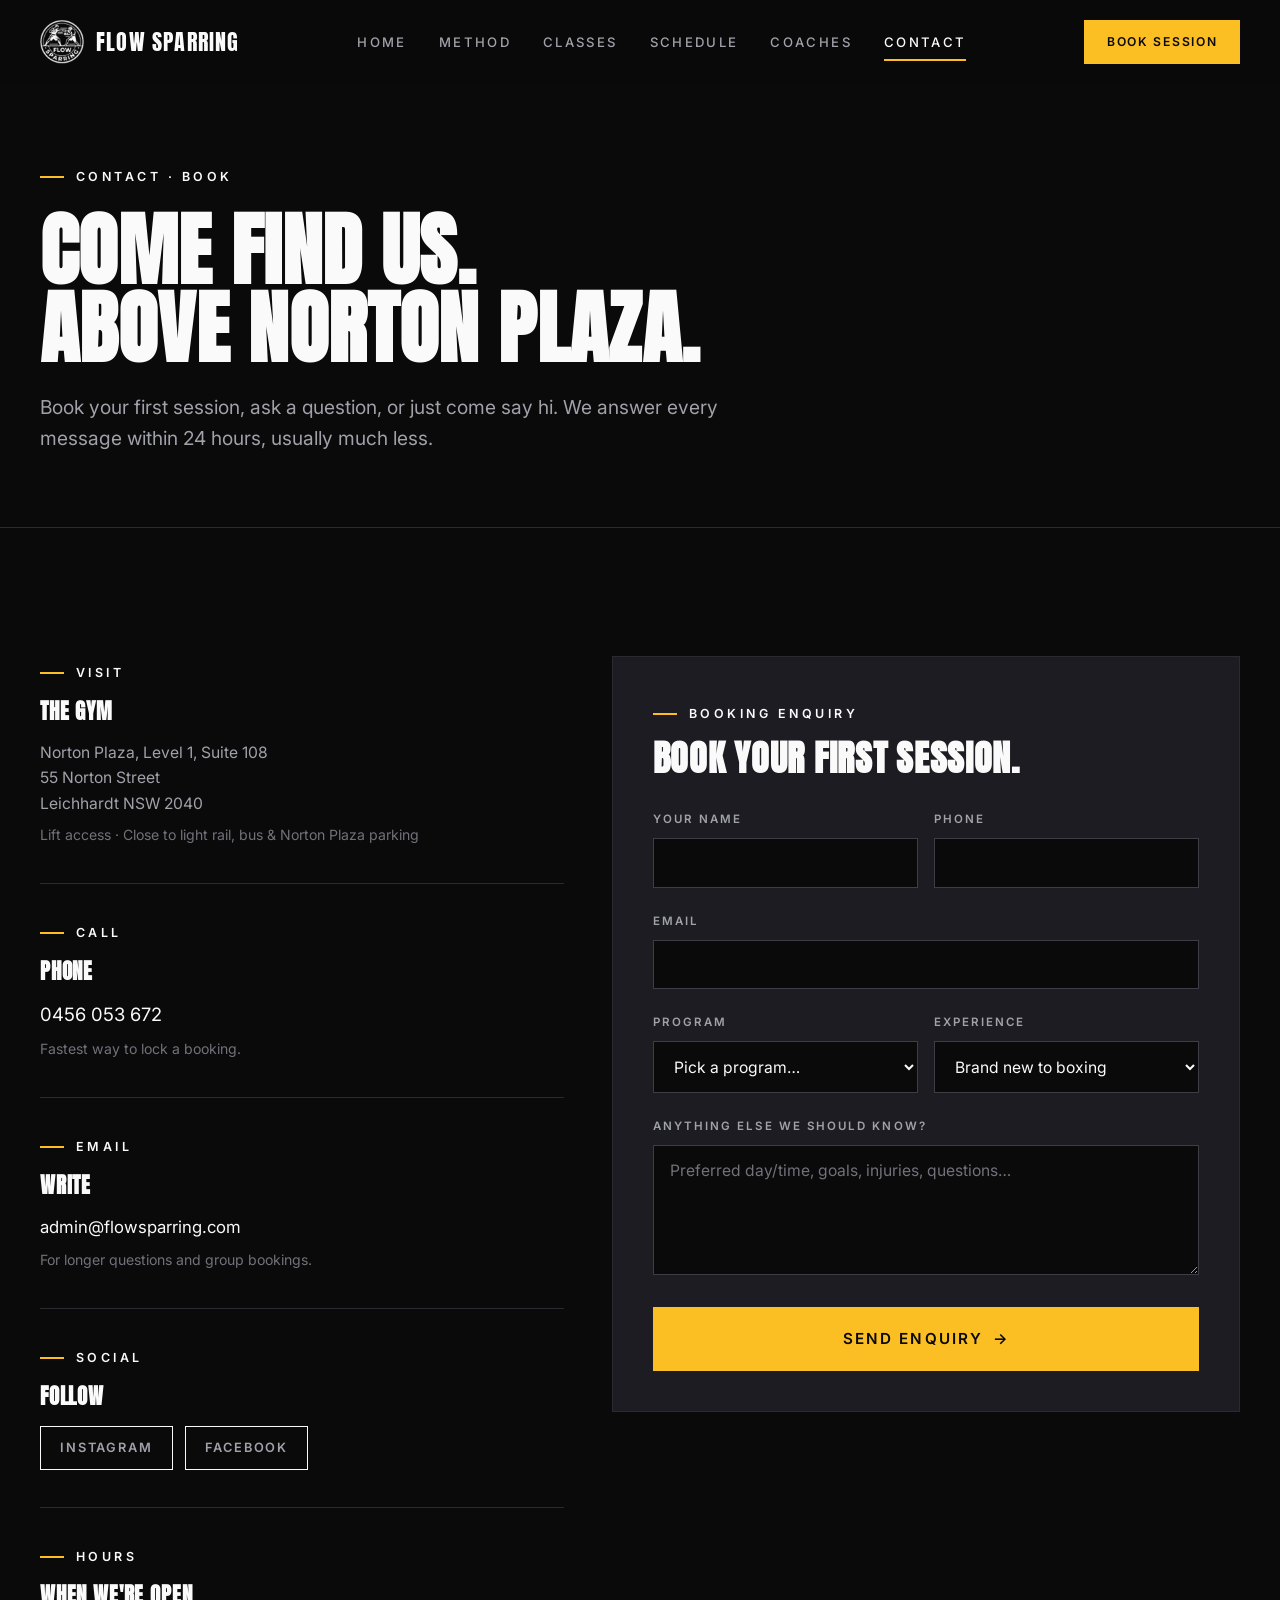
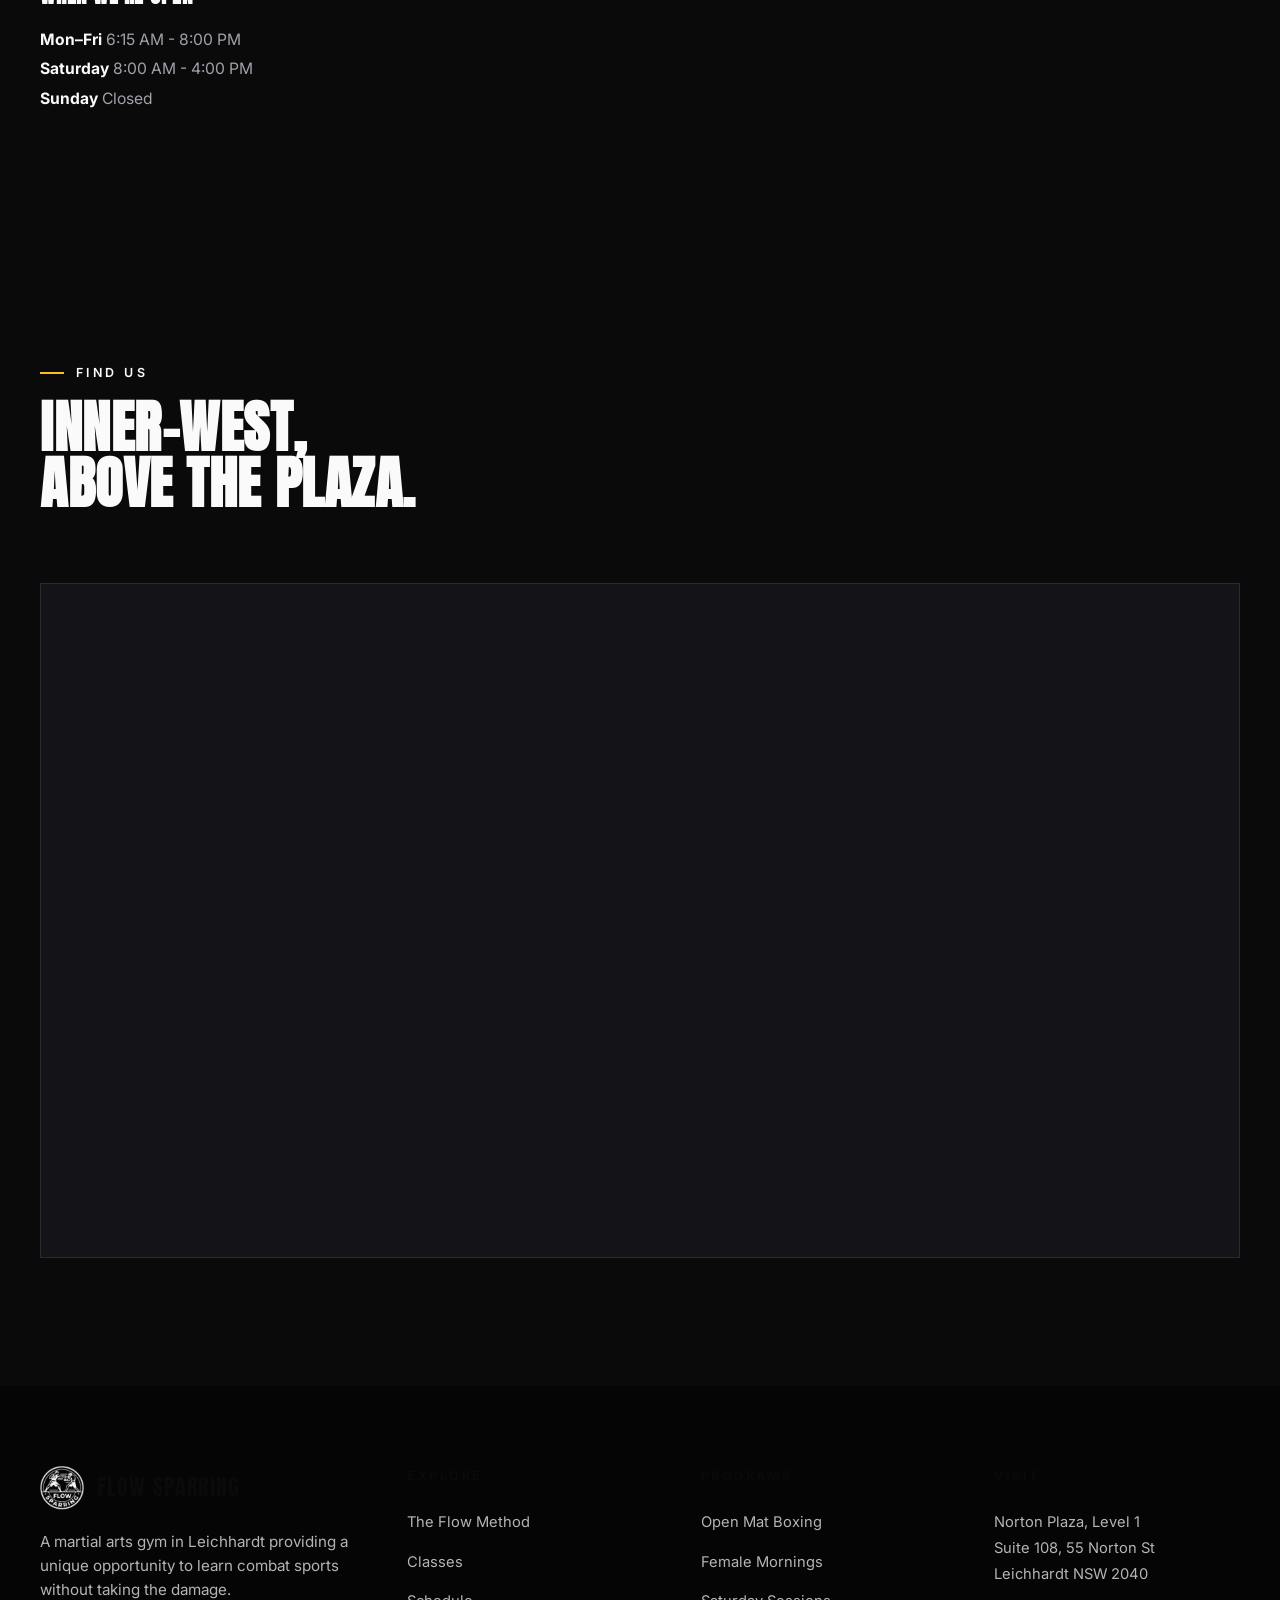
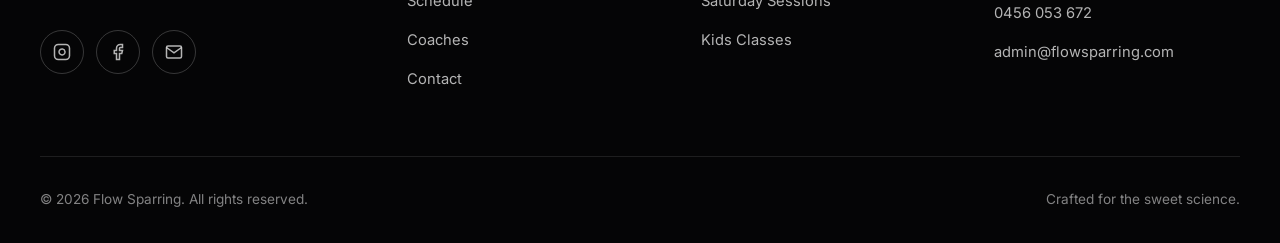
<file: contact.html>
<!DOCTYPE html>
<html lang="en">
<head>
  <meta charset="UTF-8" />
  <meta name="viewport" content="width=device-width, initial-scale=1" />
  <title>Contact & Book | Flow Sparring</title>
  <meta name="description" content="Book your first session at Flow Sparring Leichhardt. Norton Plaza, Level 1, Suite 108, 55 Norton Street." />
  <link rel="preconnect" href="https://fonts.googleapis.com">
  <link rel="preconnect" href="https://fonts.gstatic.com" crossorigin>
  <link href="https://fonts.googleapis.com/css2?family=Anton&family=Inter:wght@400;500;600;700&display=swap" rel="stylesheet">
  <link rel="stylesheet" href="css/style.css?v=5" />
</head>
<body>

  <!-- NAV -->
  <header class="nav" id="nav">
    <div class="container nav-inner">
      <a href="index.html" class="nav-brand"><img class="nav-brand-mark" src="assets/logo.png" alt="" /><span>Flow Sparring</span></a>
      <nav class="nav-links" aria-label="Primary">
        <a href="index.html">Home</a>
        <a href="about.html">Method</a>
        <a href="classes.html">Classes</a>
        <a href="schedule.html">Schedule</a>
        <a href="coaches.html">Coaches</a>
        <a href="contact.html" class="active">Contact</a>
      </nav>
      <div class="nav-cta-wrap"><a href="#booking" class="btn btn-primary nav-cta">Book Session</a></div>
      <button class="nav-toggle" aria-label="Toggle menu" aria-expanded="false"><span></span><span></span><span></span></button>
    </div>
  </header>

  <!-- HEADER -->
  <section class="page-header">
    <div class="container">
      <span class="eyebrow">Contact · Book</span>
      <h1 class="display-xl">Come find us.<br/>Above Norton Plaza.</h1>
      <p class="lead">
        Book your first session, ask a question, or just come say hi. We answer every message
        within 24 hours, usually much less.
      </p>
    </div>
  </section>

  <!-- CONTACT GRID -->
  <section class="section" id="booking">
    <div class="container">
      <div class="contact-grid">

        <!-- INFO -->
        <div class="contact-info reveal">

          <div class="contact-info-block">
            <span class="eyebrow">Visit</span>
            <h3 style="margin-top: 0.75rem;">The Gym</h3>
            <p>
              Norton Plaza, Level 1, Suite 108<br/>
              55 Norton Street<br/>
              Leichhardt NSW 2040
            </p>
            <p style="color: var(--fg-subtle); font-size: 0.88rem; margin-top: 0.5rem;">Lift access · Close to light rail, bus & Norton Plaza parking</p>
          </div>

          <div class="contact-info-block">
            <span class="eyebrow">Call</span>
            <h3 style="margin-top: 0.75rem;">Phone</h3>
            <a href="tel:+61456053672" style="font-size: 1.15rem; color: var(--fg);">0456 053 672</a>
            <p style="color: var(--fg-subtle); font-size: 0.88rem; margin-top: 0.5rem;">Fastest way to lock a booking.</p>
          </div>

          <div class="contact-info-block">
            <span class="eyebrow">Email</span>
            <h3 style="margin-top: 0.75rem;">Write</h3>
            <a href="mailto:admin@flowsparring.com" style="font-size: 1.05rem; color: var(--fg);">admin@flowsparring.com</a>
            <p style="color: var(--fg-subtle); font-size: 0.88rem; margin-top: 0.5rem;">For longer questions and group bookings.</p>
          </div>

          <div class="contact-info-block">
            <span class="eyebrow">Social</span>
            <h3 style="margin-top: 0.75rem;">Follow</h3>
            <div style="display: flex; gap: 0.75rem; margin-top: 0.75rem;">
              <a href="https://instagram.com/flowsparring" class="btn btn-ghost" style="padding: 0.7rem 1.2rem; font-size: 0.8rem;" target="_blank" rel="noopener">Instagram</a>
              <a href="https://www.facebook.com/flowsparring" class="btn btn-ghost" style="padding: 0.7rem 1.2rem; font-size: 0.8rem;" target="_blank" rel="noopener">Facebook</a>
            </div>
          </div>

          <div class="contact-info-block">
            <span class="eyebrow">Hours</span>
            <h3 style="margin-top: 0.75rem;">When We're Open</h3>
            <p style="line-height: 1.9;">
              <strong style="color: var(--fg);">Mon–Fri</strong> 6:15 AM - 8:00 PM<br/>
              <strong style="color: var(--fg);">Saturday</strong> 8:00 AM - 4:00 PM<br/>
              <strong style="color: var(--fg);">Sunday</strong> Closed
            </p>
          </div>

        </div>

        <!-- FORM -->
        <div class="reveal">
          <form class="form contact-form" novalidate>
            <span class="eyebrow">Booking Enquiry</span>
            <h2 class="display-md" style="margin: 1rem 0 2rem;">Book your first session.</h2>

            <div class="form-row two-col">
              <div>
                <label for="name">Your Name</label>
                <input id="name" type="text" name="name" required autocomplete="name" />
              </div>
              <div>
                <label for="phone">Phone</label>
                <input id="phone" type="tel" name="phone" required autocomplete="tel" />
              </div>
            </div>

            <div class="form-row">
              <label for="email">Email</label>
              <input id="email" type="email" name="email" required autocomplete="email" />
            </div>

            <div class="form-row two-col">
              <div>
                <label for="program">Program</label>
                <select id="program" name="program" required>
                  <option value="">Pick a program…</option>
                  <option value="open-mat">Open Mat Boxing</option>
                  <option value="womens">Female Mornings</option>
                  <option value="saturday">Saturday Sessions</option>
                  <option value="kids">Kids Class</option>
                  <option value="unsure">Not sure, help me pick</option>
                </select>
              </div>
              <div>
                <label for="experience">Experience</label>
                <select id="experience" name="experience">
                  <option value="none">Brand new to boxing</option>
                  <option value="some">Some experience</option>
                  <option value="regular">Trained regularly</option>
                  <option value="competitive">Competition experience</option>
                </select>
              </div>
            </div>

            <div class="form-row">
              <label for="message">Anything else we should know?</label>
              <textarea id="message" name="message" placeholder="Preferred day/time, goals, injuries, questions…"></textarea>
            </div>

            <button type="submit" class="btn btn-primary btn-lg btn-arrow" style="width: 100%; justify-content: center;">Send Enquiry</button>
            <div class="form-success" role="status" aria-live="polite"></div>
          </form>
        </div>

      </div>
    </div>
  </section>

  <!-- MAP -->
  <section class="section-tight" style="padding-bottom: var(--section-pad);">
    <div class="container">
      <div class="section-head reveal">
        <div class="section-head-text">
          <span class="eyebrow">Find Us</span>
          <h2 class="display-lg">Inner-west,<br/>above the plaza.</h2>
        </div>
      </div>
      <div class="map-wrap reveal">
        <iframe
          src="https://www.google.com/maps?q=55+Norton+St,+Leichhardt+NSW+2040&z=13&output=embed"
          loading="lazy"
          referrerpolicy="no-referrer-when-downgrade"
          title="Flow Sparring location map"
          allowfullscreen></iframe>
      </div>
    </div>
  </section>

  <!-- FOOTER -->
  <footer class="footer">
    <div class="container">
      <div class="footer-grid">
        <div>
          <div class="footer-brand"><img class="nav-brand-mark" src="assets/logo.png" alt="" /><span>Flow Sparring</span></div>
          <p class="footer-tagline">A martial arts gym in Leichhardt providing a unique opportunity to learn combat sports without taking the damage.</p>
          <div class="footer-social">
            <a href="https://instagram.com/flowsparring" aria-label="Instagram" target="_blank" rel="noopener"><svg width="18" height="18" viewBox="0 0 24 24" fill="none" stroke="currentColor" stroke-width="2"><rect x="2" y="2" width="20" height="20" rx="5"/><path d="M16 11.37A4 4 0 1 1 12.63 8 4 4 0 0 1 16 11.37z"/><line x1="17.5" y1="6.5" x2="17.51" y2="6.5"/></svg></a>
            <a href="https://www.facebook.com/flowsparring" aria-label="Facebook" target="_blank" rel="noopener"><svg width="18" height="18" viewBox="0 0 24 24" fill="none" stroke="currentColor" stroke-width="2"><path d="M18 2h-3a5 5 0 0 0-5 5v3H7v4h3v8h4v-8h3l1-4h-4V7a1 1 0 0 1 1-1h3z"/></svg></a>
            <a href="mailto:admin@flowsparring.com" aria-label="Email"><svg width="18" height="18" viewBox="0 0 24 24" fill="none" stroke="currentColor" stroke-width="2"><path d="M4 4h16c1.1 0 2 .9 2 2v12c0 1.1-.9 2-2 2H4c-1.1 0-2-.9-2-2V6c0-1.1.9-2 2-2z"/><polyline points="22,6 12,13 2,6"/></svg></a>
          </div>
        </div>
        <div><h4>Explore</h4><ul><li><a href="about.html">The Flow Method</a></li><li><a href="classes.html">Classes</a></li><li><a href="schedule.html">Schedule</a></li><li><a href="coaches.html">Coaches</a></li><li><a href="contact.html">Contact</a></li></ul></div>
        <div><h4>Programs</h4><ul><li><a href="classes.html#open-mat">Open Mat Boxing</a></li><li><a href="classes.html#womens">Female Mornings</a></li><li><a href="classes.html#saturday">Saturday Sessions</a></li><li><a href="classes.html#kids">Kids Classes</a></li></ul></div>
        <div><h4>Visit</h4><ul><li><a href="contact.html">Norton Plaza, Level 1<br/>Suite 108, 55 Norton St<br/>Leichhardt NSW 2040</a></li><li><a href="tel:+61456053672">0456 053 672</a></li><li><a href="mailto:admin@flowsparring.com">admin@flowsparring.com</a></li></ul></div>
      </div>
      <div class="footer-bottom"><div>© <span data-year>2026</span> Flow Sparring. All rights reserved.</div><div>Crafted for the sweet science.</div></div>
    </div>
  </footer>
  <script src="js/main.js"></script>
</body>
</html>
</file>
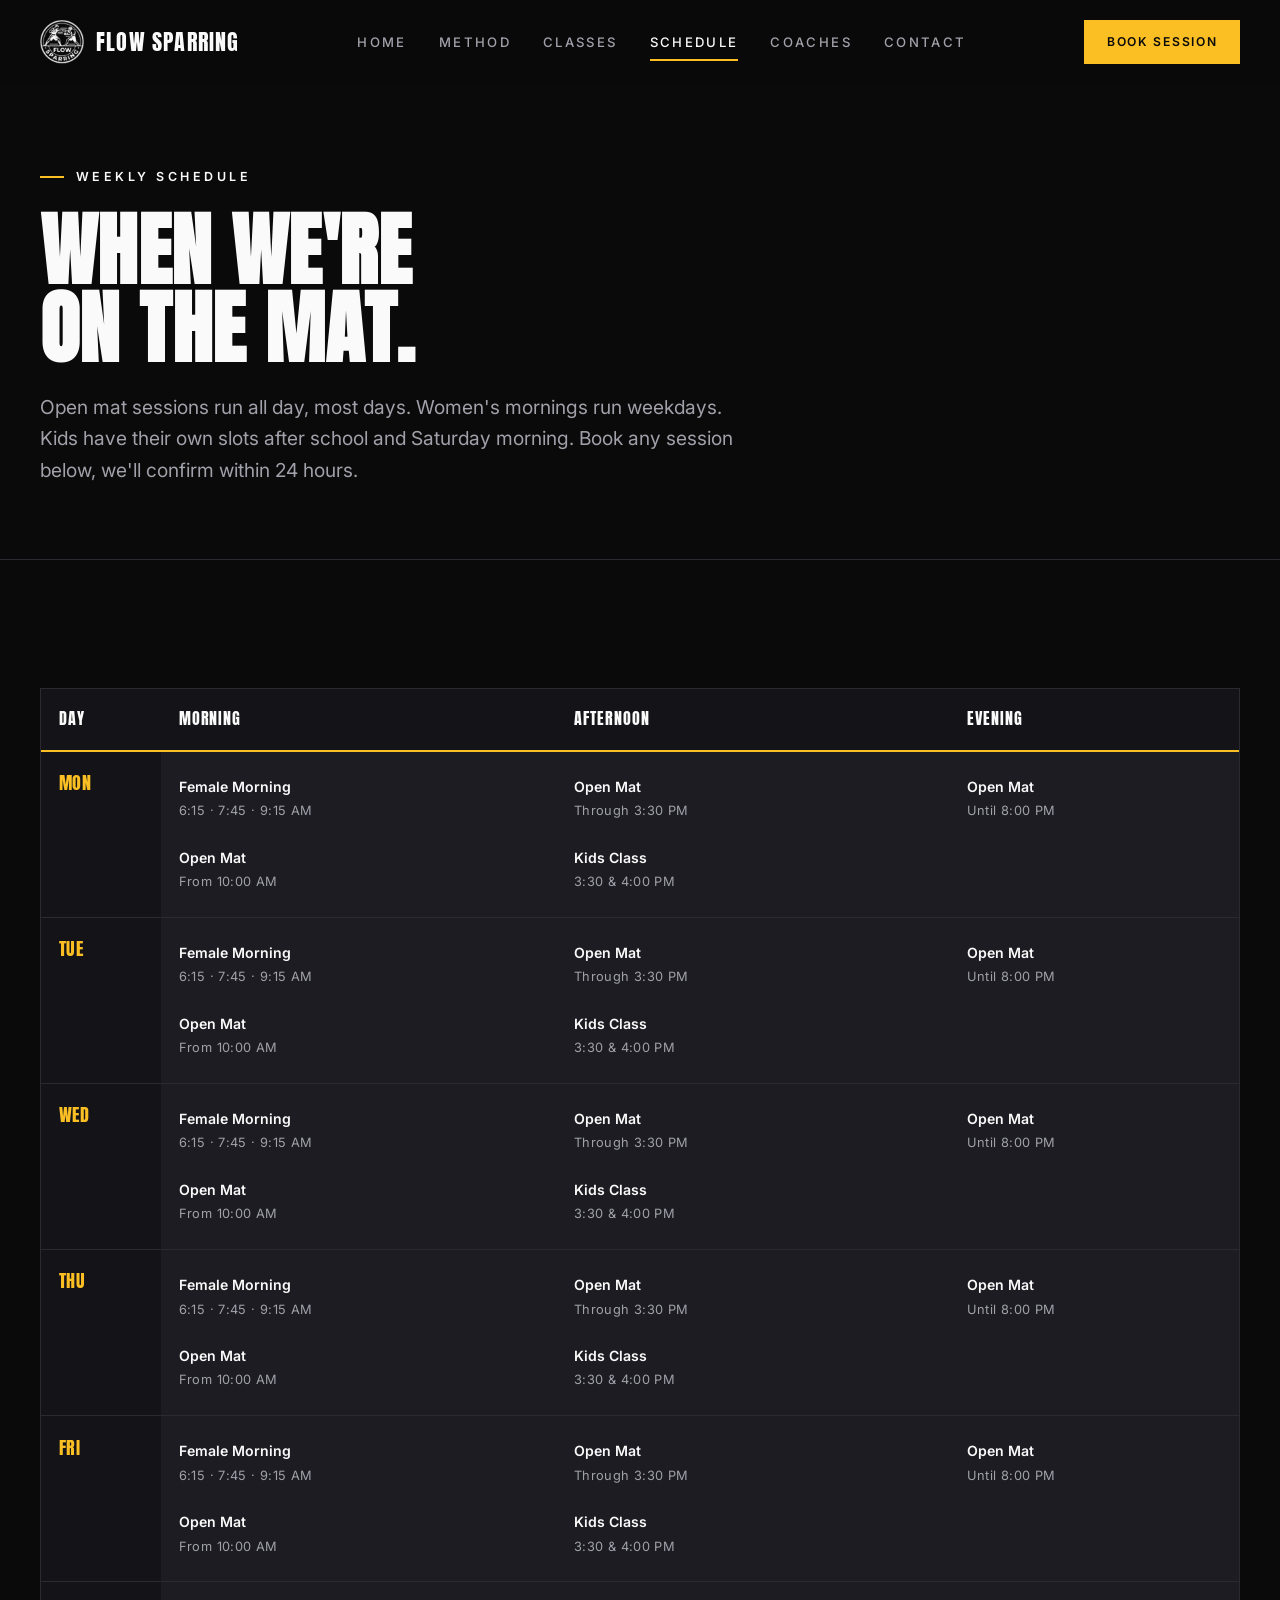
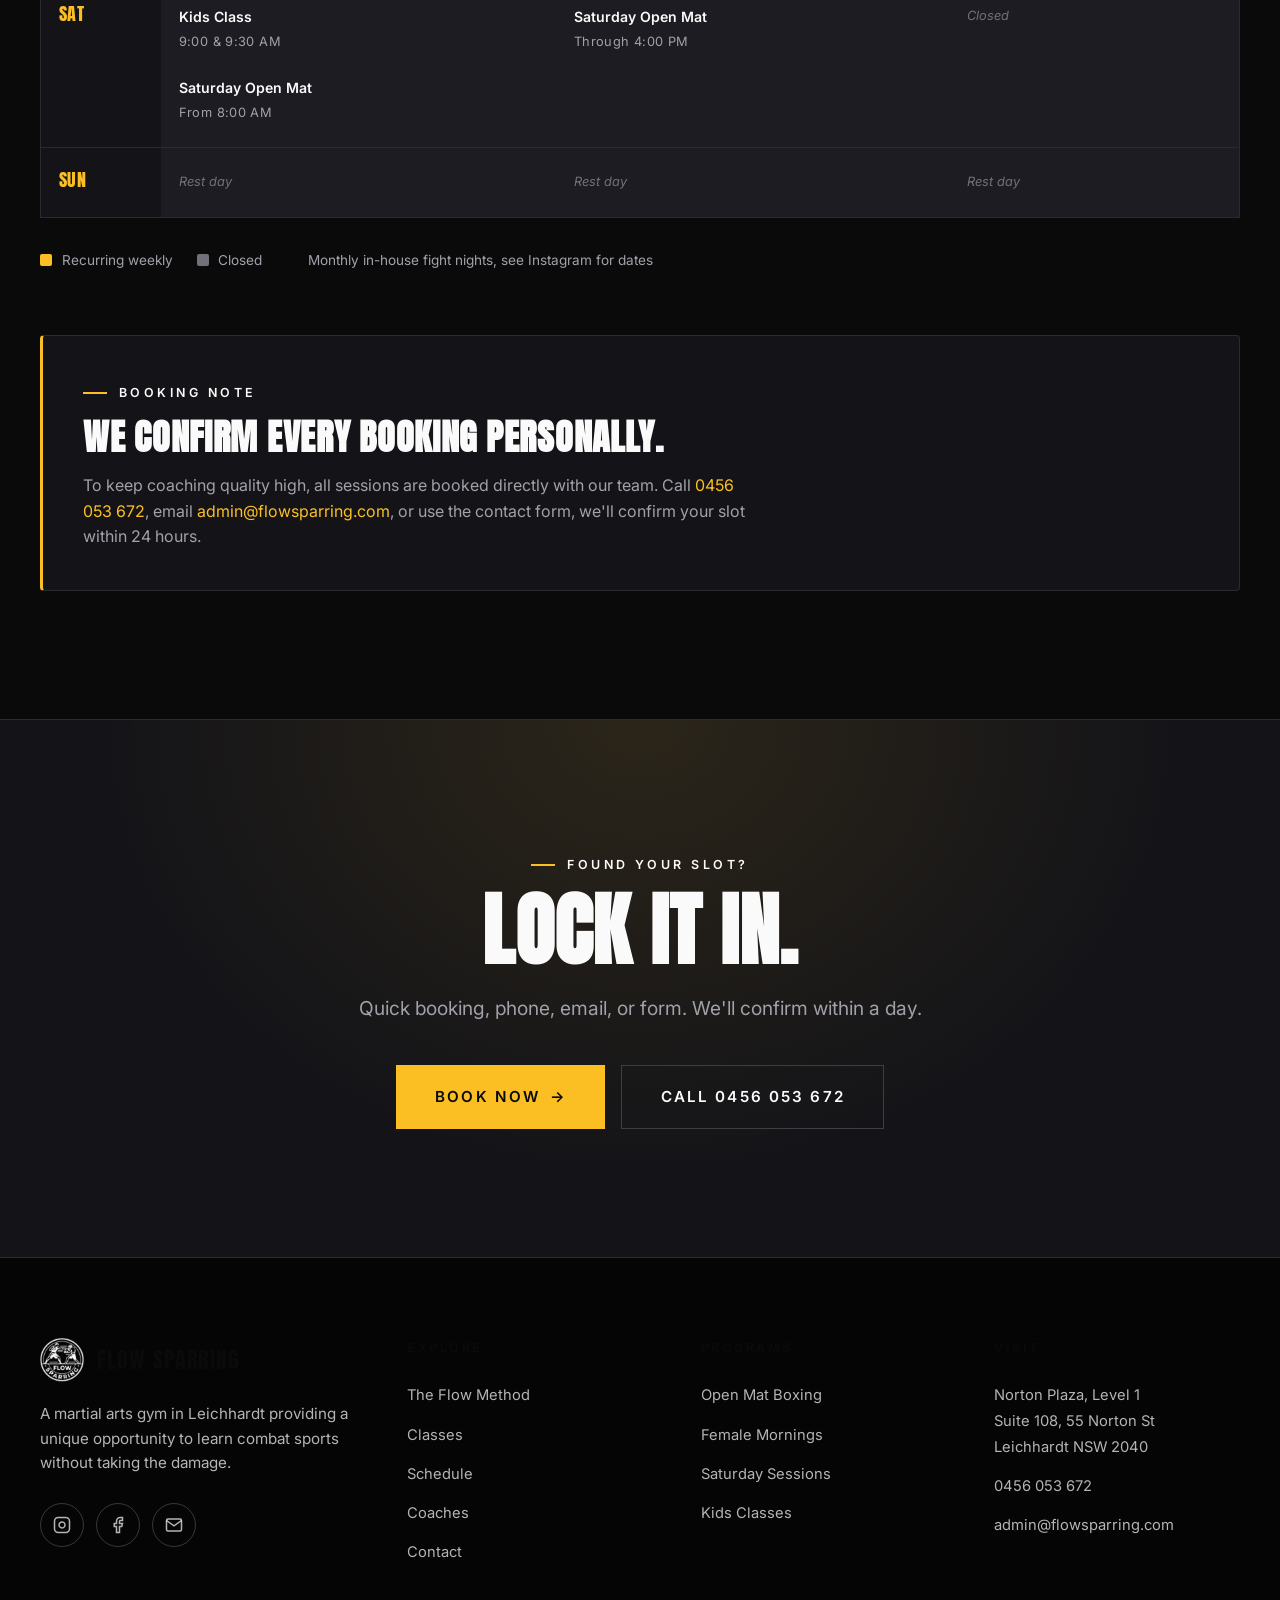
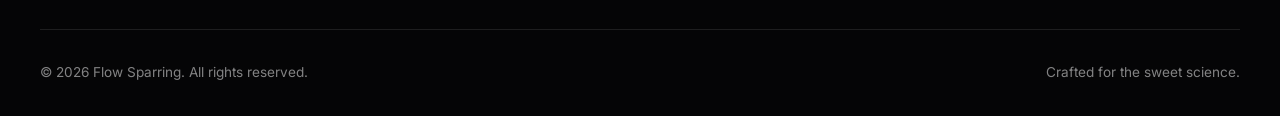
<file: schedule.html>
<!DOCTYPE html>
<html lang="en">
<head>
  <meta charset="UTF-8" />
  <meta name="viewport" content="width=device-width, initial-scale=1" />
  <title>Schedule | Flow Sparring</title>
  <meta name="description" content="Weekly class schedule for Flow Sparring Leichhardt, open mat, women-only, Saturday, and kids classes." />
  <link rel="preconnect" href="https://fonts.googleapis.com">
  <link rel="preconnect" href="https://fonts.gstatic.com" crossorigin>
  <link href="https://fonts.googleapis.com/css2?family=Anton&family=Inter:wght@400;500;600;700&display=swap" rel="stylesheet">
  <link rel="stylesheet" href="css/style.css?v=5" />
</head>
<body>

  <!-- NAV -->
  <header class="nav" id="nav">
    <div class="container nav-inner">
      <a href="index.html" class="nav-brand"><img class="nav-brand-mark" src="assets/logo.png" alt="" /><span>Flow Sparring</span></a>
      <nav class="nav-links" aria-label="Primary">
        <a href="index.html">Home</a>
        <a href="about.html">Method</a>
        <a href="classes.html">Classes</a>
        <a href="schedule.html" class="active">Schedule</a>
        <a href="coaches.html">Coaches</a>
        <a href="contact.html">Contact</a>
      </nav>
      <div class="nav-cta-wrap"><a href="contact.html" class="btn btn-primary nav-cta">Book Session</a></div>
      <button class="nav-toggle" aria-label="Toggle menu" aria-expanded="false"><span></span><span></span><span></span></button>
    </div>
  </header>

  <!-- HEADER -->
  <section class="page-header">
    <div class="container">
      <span class="eyebrow">Weekly Schedule</span>
      <h1 class="display-xl">When we're<br/>on the mat.</h1>
      <p class="lead">
        Open mat sessions run all day, most days. Women's mornings run weekdays. Kids have their own slots
        after school and Saturday morning. Book any session below, we'll confirm within 24 hours.
      </p>
    </div>
  </section>

  <!-- SCHEDULE -->
  <section class="section">
    <div class="container">
      <div class="reveal">
        <div class="schedule-table-wrap">
          <table class="schedule-table">
            <thead>
              <tr>
                <th>Day</th>
                <th>Morning</th>
                <th>Afternoon</th>
                <th>Evening</th>
              </tr>
            </thead>
            <tbody>
              <tr>
                <td>Mon</td>
                <td>
                  <div class="schedule-session"><span class="schedule-session-name">Female Morning</span><span class="schedule-session-time">6:15 · 7:45 · 9:15 AM</span></div>
                  <div class="schedule-session" style="margin-top:0.75rem;"><span class="schedule-session-name">Open Mat</span><span class="schedule-session-time">From 10:00 AM</span></div>
                </td>
                <td>
                  <div class="schedule-session"><span class="schedule-session-name">Open Mat</span><span class="schedule-session-time">Through 3:30 PM</span></div>
                  <div class="schedule-session" style="margin-top:0.75rem;"><span class="schedule-session-name">Kids Class</span><span class="schedule-session-time">3:30 & 4:00 PM</span></div>
                </td>
                <td>
                  <div class="schedule-session"><span class="schedule-session-name">Open Mat</span><span class="schedule-session-time">Until 8:00 PM</span></div>
                </td>
              </tr>
              <tr>
                <td>Tue</td>
                <td>
                  <div class="schedule-session"><span class="schedule-session-name">Female Morning</span><span class="schedule-session-time">6:15 · 7:45 · 9:15 AM</span></div>
                  <div class="schedule-session" style="margin-top:0.75rem;"><span class="schedule-session-name">Open Mat</span><span class="schedule-session-time">From 10:00 AM</span></div>
                </td>
                <td>
                  <div class="schedule-session"><span class="schedule-session-name">Open Mat</span><span class="schedule-session-time">Through 3:30 PM</span></div>
                  <div class="schedule-session" style="margin-top:0.75rem;"><span class="schedule-session-name">Kids Class</span><span class="schedule-session-time">3:30 & 4:00 PM</span></div>
                </td>
                <td>
                  <div class="schedule-session"><span class="schedule-session-name">Open Mat</span><span class="schedule-session-time">Until 8:00 PM</span></div>
                </td>
              </tr>
              <tr>
                <td>Wed</td>
                <td>
                  <div class="schedule-session"><span class="schedule-session-name">Female Morning</span><span class="schedule-session-time">6:15 · 7:45 · 9:15 AM</span></div>
                  <div class="schedule-session" style="margin-top:0.75rem;"><span class="schedule-session-name">Open Mat</span><span class="schedule-session-time">From 10:00 AM</span></div>
                </td>
                <td>
                  <div class="schedule-session"><span class="schedule-session-name">Open Mat</span><span class="schedule-session-time">Through 3:30 PM</span></div>
                  <div class="schedule-session" style="margin-top:0.75rem;"><span class="schedule-session-name">Kids Class</span><span class="schedule-session-time">3:30 & 4:00 PM</span></div>
                </td>
                <td>
                  <div class="schedule-session"><span class="schedule-session-name">Open Mat</span><span class="schedule-session-time">Until 8:00 PM</span></div>
                </td>
              </tr>
              <tr>
                <td>Thu</td>
                <td>
                  <div class="schedule-session"><span class="schedule-session-name">Female Morning</span><span class="schedule-session-time">6:15 · 7:45 · 9:15 AM</span></div>
                  <div class="schedule-session" style="margin-top:0.75rem;"><span class="schedule-session-name">Open Mat</span><span class="schedule-session-time">From 10:00 AM</span></div>
                </td>
                <td>
                  <div class="schedule-session"><span class="schedule-session-name">Open Mat</span><span class="schedule-session-time">Through 3:30 PM</span></div>
                  <div class="schedule-session" style="margin-top:0.75rem;"><span class="schedule-session-name">Kids Class</span><span class="schedule-session-time">3:30 & 4:00 PM</span></div>
                </td>
                <td>
                  <div class="schedule-session"><span class="schedule-session-name">Open Mat</span><span class="schedule-session-time">Until 8:00 PM</span></div>
                </td>
              </tr>
              <tr>
                <td>Fri</td>
                <td>
                  <div class="schedule-session"><span class="schedule-session-name">Female Morning</span><span class="schedule-session-time">6:15 · 7:45 · 9:15 AM</span></div>
                  <div class="schedule-session" style="margin-top:0.75rem;"><span class="schedule-session-name">Open Mat</span><span class="schedule-session-time">From 10:00 AM</span></div>
                </td>
                <td>
                  <div class="schedule-session"><span class="schedule-session-name">Open Mat</span><span class="schedule-session-time">Through 3:30 PM</span></div>
                  <div class="schedule-session" style="margin-top:0.75rem;"><span class="schedule-session-name">Kids Class</span><span class="schedule-session-time">3:30 & 4:00 PM</span></div>
                </td>
                <td>
                  <div class="schedule-session"><span class="schedule-session-name">Open Mat</span><span class="schedule-session-time">Until 8:00 PM</span></div>
                </td>
              </tr>
              <tr>
                <td>Sat</td>
                <td>
                  <div class="schedule-session"><span class="schedule-session-name">Kids Class</span><span class="schedule-session-time">9:00 & 9:30 AM</span></div>
                  <div class="schedule-session" style="margin-top:0.75rem;"><span class="schedule-session-name">Saturday Open Mat</span><span class="schedule-session-time">From 8:00 AM</span></div>
                </td>
                <td>
                  <div class="schedule-session"><span class="schedule-session-name">Saturday Open Mat</span><span class="schedule-session-time">Through 4:00 PM</span></div>
                </td>
                <td>
                  <div class="schedule-session empty">Closed</div>
                </td>
              </tr>
              <tr>
                <td>Sun</td>
                <td><div class="schedule-session empty">Rest day</div></td>
                <td><div class="schedule-session empty">Rest day</div></td>
                <td><div class="schedule-session empty">Rest day</div></td>
              </tr>
            </tbody>
          </table>
        </div>

        <div class="schedule-legend">
          <span class="schedule-legend-item"><span class="schedule-legend-dot" style="background: var(--accent);"></span>Recurring weekly</span>
          <span class="schedule-legend-item"><span class="schedule-legend-dot" style="background: var(--fg-subtle);"></span>Closed</span>
          <span class="schedule-legend-item"><span class="schedule-legend-dot" style="background: var(--gold);"></span>Monthly in-house fight nights, see Instagram for dates</span>
        </div>
      </div>

      <!-- Booking note -->
      <div class="reveal" style="margin-top: 4rem; padding: 2.5rem; background: var(--bg-surface); border: 1px solid var(--border); border-left: 3px solid var(--accent); border-radius: 4px;">
        <span class="eyebrow">Booking Note</span>
        <h3 class="display-md" style="margin-top: 1rem; margin-bottom: 1rem;">We confirm every booking personally.</h3>
        <p style="color: var(--fg-muted); max-width: 68ch;">
          To keep coaching quality high, all sessions are booked directly with our team. Call
          <a href="tel:+61456053672" style="color: var(--accent);">0456 053 672</a>, email
          <a href="mailto:admin@flowsparring.com" style="color: var(--accent);">admin@flowsparring.com</a>,
          or use the contact form, we'll confirm your slot within 24 hours.
        </p>
      </div>
    </div>
  </section>

  <!-- CTA -->
  <section class="cta-band">
    <div class="container">
      <span class="eyebrow reveal">Found Your Slot?</span>
      <h2 class="display-xl reveal" style="margin-top: 1rem;">Lock it in.</h2>
      <p class="lead reveal">Quick booking, phone, email, or form. We'll confirm within a day.</p>
      <div class="cta-band-actions reveal">
        <a href="contact.html" class="btn btn-primary btn-lg btn-arrow">Book Now</a>
        <a href="tel:+61456053672" class="btn btn-ghost btn-lg">Call 0456 053 672</a>
      </div>
    </div>
  </section>

  <!-- FOOTER -->
  <footer class="footer">
    <div class="container">
      <div class="footer-grid">
        <div>
          <div class="footer-brand"><img class="nav-brand-mark" src="assets/logo.png" alt="" /><span>Flow Sparring</span></div>
          <p class="footer-tagline">A martial arts gym in Leichhardt providing a unique opportunity to learn combat sports without taking the damage.</p>
          <div class="footer-social">
            <a href="https://instagram.com/flowsparring" aria-label="Instagram" target="_blank" rel="noopener"><svg width="18" height="18" viewBox="0 0 24 24" fill="none" stroke="currentColor" stroke-width="2"><rect x="2" y="2" width="20" height="20" rx="5"/><path d="M16 11.37A4 4 0 1 1 12.63 8 4 4 0 0 1 16 11.37z"/><line x1="17.5" y1="6.5" x2="17.51" y2="6.5"/></svg></a>
            <a href="https://www.facebook.com/flowsparring" aria-label="Facebook" target="_blank" rel="noopener"><svg width="18" height="18" viewBox="0 0 24 24" fill="none" stroke="currentColor" stroke-width="2"><path d="M18 2h-3a5 5 0 0 0-5 5v3H7v4h3v8h4v-8h3l1-4h-4V7a1 1 0 0 1 1-1h3z"/></svg></a>
            <a href="mailto:admin@flowsparring.com" aria-label="Email"><svg width="18" height="18" viewBox="0 0 24 24" fill="none" stroke="currentColor" stroke-width="2"><path d="M4 4h16c1.1 0 2 .9 2 2v12c0 1.1-.9 2-2 2H4c-1.1 0-2-.9-2-2V6c0-1.1.9-2 2-2z"/><polyline points="22,6 12,13 2,6"/></svg></a>
          </div>
        </div>
        <div><h4>Explore</h4><ul><li><a href="about.html">The Flow Method</a></li><li><a href="classes.html">Classes</a></li><li><a href="schedule.html">Schedule</a></li><li><a href="coaches.html">Coaches</a></li><li><a href="contact.html">Contact</a></li></ul></div>
        <div><h4>Programs</h4><ul><li><a href="classes.html#open-mat">Open Mat Boxing</a></li><li><a href="classes.html#womens">Female Mornings</a></li><li><a href="classes.html#saturday">Saturday Sessions</a></li><li><a href="classes.html#kids">Kids Classes</a></li></ul></div>
        <div><h4>Visit</h4><ul><li><a href="contact.html">Norton Plaza, Level 1<br/>Suite 108, 55 Norton St<br/>Leichhardt NSW 2040</a></li><li><a href="tel:+61456053672">0456 053 672</a></li><li><a href="mailto:admin@flowsparring.com">admin@flowsparring.com</a></li></ul></div>
      </div>
      <div class="footer-bottom"><div>© <span data-year>2026</span> Flow Sparring. All rights reserved.</div><div>Crafted for the sweet science.</div></div>
    </div>
  </footer>
  <script src="js/main.js"></script>
</body>
</html>
</file>
<file: css/style.css>
/* ===========================
   Flow Sparring, Design System (Light)
   Black & white editorial. Inspired by their brand mark.
   =========================== */

*, *::before, *::after { box-sizing: border-box; }
* { margin: 0; padding: 0; }

html {
  scroll-behavior: smooth;
  -webkit-font-smoothing: antialiased;
  -moz-osx-font-smoothing: grayscale;
  text-rendering: optimizeLegibility;
}

body {
  font-family: 'Inter', -apple-system, BlinkMacSystemFont, Segoe UI, sans-serif;
  background: var(--bg);
  color: var(--fg);
  font-size: 16px;
  line-height: 1.6;
  overflow-x: hidden;
}

img, svg, video { display: block; max-width: 100%; }
a { color: inherit; text-decoration: none; }
button { font: inherit; cursor: pointer; border: none; background: none; color: inherit; }
ul { list-style: none; }

:root {
  /* Dark theme with yellow accent */
  --bg: #0a0a0b;
  --bg-surface: #141418;
  --bg-elevated: #1c1c22;
  --bg-dark: #050506;
  --bg-dark-surface: #141418;
  --border: #2a2a30;
  --border-strong: #3d3d45;
  --fg: #fafafa;
  --fg-inverse: #0a0a0b;
  --fg-muted: #a1a1aa;
  --fg-subtle: #71717a;
  --accent: #fbbf24;
  --accent-hover: #f59e0b;
  --accent-dim: rgba(251, 191, 36, 0.1);
  --accent-glow: rgba(251, 191, 36, 0.25);

  /* Typography */
  --font-display: 'Anton', 'Impact', 'Arial Narrow', sans-serif;
  --font-body: 'Inter', -apple-system, BlinkMacSystemFont, sans-serif;

  /* Layout */
  --container: 1320px;
  --container-narrow: 920px;
  --gutter: clamp(1.25rem, 4vw, 2.5rem);
  --section-pad: clamp(4rem, 10vw, 8rem);

  /* Effects */
  --ease: cubic-bezier(0.22, 1, 0.36, 1);
  --ease-smooth: cubic-bezier(0.65, 0, 0.35, 1);
  --shadow-lg: 0 30px 60px -20px rgba(10, 10, 11, 0.18), 0 0 0 1px var(--border);
}

/* ---- Typography ---- */
.display { font-family: var(--font-display); font-weight: 400; letter-spacing: 0.01em; line-height: 0.92; text-transform: uppercase; }

.display-mega {
  font-family: var(--font-display);
  font-weight: 400;
  font-size: clamp(2.5rem, 6.5vw, 5rem);
  line-height: 0.98;
  letter-spacing: -0.005em;
  text-transform: uppercase;
}

.display-xl {
  font-family: var(--font-display);
  font-size: clamp(2.5rem, 6.5vw, 5rem);
  line-height: 0.98;
  text-transform: uppercase;
  letter-spacing: 0.005em;
}

.display-lg {
  font-family: var(--font-display);
  font-size: clamp(2rem, 4.5vw, 3.5rem);
  line-height: 1;
  text-transform: uppercase;
  letter-spacing: 0.01em;
}

.display-md {
  font-family: var(--font-display);
  font-size: clamp(1.65rem, 2.8vw, 2.25rem);
  line-height: 1.05;
  text-transform: uppercase;
  letter-spacing: 0.02em;
}

.eyebrow {
  font-family: var(--font-body);
  font-size: 0.78rem;
  font-weight: 600;
  letter-spacing: 0.28em;
  text-transform: uppercase;
  color: var(--fg);
  display: inline-flex;
  align-items: center;
  gap: 0.75rem;
}
.eyebrow::before {
  content: '';
  width: 24px;
  height: 2px;
  background: var(--accent);
}

.lead {
  font-size: clamp(1.05rem, 1.5vw, 1.2rem);
  line-height: 1.65;
  color: var(--fg-muted);
  max-width: 58ch;
}

/* ---- Layout helpers ---- */
.container { width: 100%; max-width: var(--container); margin: 0 auto; padding: 0 var(--gutter); }
.container-narrow { max-width: var(--container-narrow); }
.section { padding: var(--section-pad) 0; }
.section-tight { padding: clamp(3rem, 6vw, 5rem) 0; }
.section-surface { background: var(--bg-surface); border-top: 1px solid var(--border); border-bottom: 1px solid var(--border); }
.grid { display: grid; gap: var(--gutter); }
.flex { display: flex; }
.flex-center { display: flex; align-items: center; justify-content: center; }
.text-accent { color: var(--accent); }
.text-muted { color: var(--fg-muted); }
.text-subtle { color: var(--fg-subtle); }
.text-center { text-align: center; }

/* ---- Buttons ---- */
.btn {
  display: inline-flex;
  align-items: center;
  gap: 0.6rem;
  padding: 1.05rem 2rem;
  font-family: var(--font-body);
  font-weight: 600;
  font-size: 0.88rem;
  letter-spacing: 0.14em;
  text-transform: uppercase;
  transition: all 0.3s var(--ease);
  border-radius: 0;
  white-space: nowrap;
  border: 1.5px solid transparent;
}

.btn-primary {
  background: var(--accent);
  color: var(--fg-inverse);
}
.btn-primary:hover {
  background: var(--accent-hover);
  transform: translateY(-2px);
}

.btn-ghost {
  background: transparent;
  color: var(--fg);
  border-color: var(--fg);
}
.btn-ghost:hover {
  background: var(--fg);
  color: var(--bg);
}

.btn-outline {
  background: transparent;
  color: var(--fg);
  border-color: var(--border-strong);
}
.btn-outline:hover {
  border-color: var(--fg);
  background: var(--fg);
  color: var(--bg);
}

.btn-invert {
  background: var(--bg);
  color: var(--fg);
}
.btn-invert:hover {
  background: transparent;
  color: var(--bg);
  border-color: var(--bg);
}

.btn-lg { padding: 1.2rem 2.4rem; font-size: 0.95rem; }
.btn-arrow::after {
  content: '→';
  transition: transform 0.25s var(--ease);
}
.btn-arrow:hover::after { transform: translateX(5px); }

/* ---- Navigation ---- */
.nav {
  position: fixed;
  top: 0; left: 0; right: 0;
  z-index: 100;
  padding: 1.25rem 0;
  transition: padding 0.3s var(--ease), border-color 0.3s var(--ease);
  border-bottom: 1px solid transparent;
}
.nav::before {
  content: '';
  position: absolute;
  inset: 0;
  background: rgba(10, 10, 11, 0.72);
  backdrop-filter: blur(14px);
  -webkit-backdrop-filter: blur(14px);
  z-index: -1;
  transition: background 0.3s var(--ease);
}
.nav.scrolled { padding: 0.75rem 0; border-bottom-color: var(--border); }
.nav.scrolled::before { background: rgba(10, 10, 11, 0.94); }
.nav-inner {
  display: flex;
  align-items: center;
  justify-content: space-between;
  gap: 2rem;
}
.nav-brand {
  display: flex;
  align-items: center;
  gap: 0.75rem;
  font-family: var(--font-display);
  font-size: 1.35rem;
  letter-spacing: 0.055em;
  text-transform: uppercase;
  color: var(--fg);
  white-space: nowrap;
}
.nav-brand-mark {
  width: 44px;
  height: 44px;
  min-width: 44px;
  color: var(--fg);
  display: block;
  flex-shrink: 0;
  object-fit: contain;
  filter: invert(1);
}
.nav-brand-mark svg { width: 100%; height: 100%; display: block; }

.nav-links { display: flex; gap: 2rem; align-items: center; }
.nav-links a {
  font-size: 0.82rem;
  font-weight: 500;
  letter-spacing: 0.18em;
  text-transform: uppercase;
  color: var(--fg-muted);
  transition: color 0.2s var(--ease);
  position: relative;
  padding: 0.3rem 0;
}
.nav-links a:hover, .nav-links a.active { color: var(--fg); }
.nav-links a.active::after {
  content: '';
  position: absolute;
  bottom: -4px;
  left: 0; right: 0;
  height: 2px;
  background: var(--accent);
}

.nav-cta { padding: 0.7rem 1.35rem; font-size: 0.76rem; }

.nav-toggle {
  display: none;
  width: 44px; height: 44px;
  position: relative;
  z-index: 101;
}
.nav-toggle span {
  position: absolute;
  left: 10px; right: 10px;
  height: 2px;
  background: var(--fg);
  transition: transform 0.3s var(--ease), opacity 0.2s var(--ease), top 0.3s var(--ease);
}
.nav-toggle span:nth-child(1) { top: 15px; }
.nav-toggle span:nth-child(2) { top: 21px; }
.nav-toggle span:nth-child(3) { top: 27px; }
body.menu-open .nav-toggle span:nth-child(1) { top: 21px; transform: rotate(45deg); }
body.menu-open .nav-toggle span:nth-child(2) { opacity: 0; }
body.menu-open .nav-toggle span:nth-child(3) { top: 21px; transform: rotate(-45deg); }

/* ---- Hero (split layout) ---- */
.hero {
  position: relative;
  padding: 6rem 0 2rem;
  overflow: hidden;
  background: var(--bg);
}

.hero-split {
  display: grid;
  grid-template-columns: 1.2fr 1fr;
  gap: clamp(2rem, 5vw, 4rem);
  align-items: center;
}

.hero-kicker {
  display: inline-flex;
  align-items: center;
  gap: 0.75rem;
  padding: 0.45rem 0.95rem;
  border: 1px solid var(--border-strong);
  border-radius: 999px;
  font-size: 0.74rem;
  font-weight: 500;
  letter-spacing: 0.16em;
  text-transform: uppercase;
  color: var(--fg-muted);
  margin-bottom: 1.5rem;
  background: var(--bg);
}
.hero-kicker-dot {
  width: 8px; height: 8px;
  background: var(--fg);
  border-radius: 50%;
  animation: pulse 2s infinite;
}
@keyframes pulse {
  0%, 100% { opacity: 1; }
  50% { opacity: 0.35; }
}

.hero h1 {
  max-width: 14ch;
  margin-bottom: 1.5rem;
  color: var(--fg);
}
.hero h1 .stroke {
  -webkit-text-stroke: 1.5px var(--fg);
  color: transparent;
  display: inline-block;
}
.hero h1 .accent-word {
  display: inline-block;
  background: var(--accent);
  color: var(--fg-inverse);
  padding: 0.06em 0.22em 0.1em;
  line-height: 0.88;
  margin: 0 0.02em;
  letter-spacing: 0.015em;
}

.hero-lead { margin-bottom: 2rem; max-width: 48ch; }
.hero-cta { display: flex; gap: 0.85rem; flex-wrap: wrap; }

.hero-visual {
  position: relative;
  aspect-ratio: 4/5;
  max-width: 540px;
  margin-left: auto;
  overflow: hidden;
  background: var(--bg-elevated);
}
.hero-visual::after {
  content: '';
  position: absolute;
  inset: auto 0 0 0;
  height: 35%;
  background: linear-gradient(180deg, transparent, rgba(0, 0, 0, 0.35));
  pointer-events: none;
  z-index: 1;
}
.hero-photo {
  width: 100%;
  height: 100%;
  object-fit: cover;
  transition: transform 0.8s var(--ease);
}
.hero-visual:hover .hero-photo {
  transform: scale(1.04);
}

/* Floating CTA badge on hero photo */
.hero-visual-cta {
  position: absolute;
  left: 1.25rem; right: 1.25rem; bottom: 1.25rem;
  z-index: 2;
  background: var(--accent);
  color: var(--fg-inverse);
  padding: 1.15rem 1.4rem;
  display: flex;
  flex-direction: column;
  gap: 0.4rem;
  transition: transform 0.3s var(--ease), background 0.3s var(--ease);
}
.hero-visual-cta:hover {
  transform: translateY(-3px);
  background: var(--accent-hover);
}
.hero-visual-cta-eyebrow {
  font-size: 0.7rem;
  font-weight: 600;
  letter-spacing: 0.28em;
  text-transform: uppercase;
  opacity: 0.75;
}
.hero-visual-cta-body {
  font-family: var(--font-display);
  font-size: 1.35rem;
  letter-spacing: 0.02em;
  text-transform: uppercase;
  line-height: 1;
  display: flex;
  justify-content: space-between;
  align-items: center;
  gap: 1rem;
}

/* ---- Location band ---- */
.location-band {
  padding: clamp(3rem, 7vw, 5.5rem) 0;
  background: var(--bg-surface);
  border-top: 1px solid var(--border);
  border-bottom: 1px solid var(--border);
}
.location-grid {
  display: grid;
  grid-template-columns: 1fr 1.3fr;
  gap: clamp(2rem, 5vw, 4rem);
  align-items: center;
}
.location-info .eyebrow { margin-bottom: 1rem; }
.location-info h2 { margin-bottom: 1.25rem; }
.location-info p {
  color: var(--fg-muted);
  margin-bottom: 1.75rem;
  max-width: 42ch;
}
.location-actions {
  display: flex;
  gap: 0.75rem;
  flex-wrap: wrap;
}
.location-map {
  aspect-ratio: 4/3;
  overflow: hidden;
  border: 1px solid var(--border-strong);
  background: var(--bg);
  position: relative;
}
.location-map iframe {
  width: 100%;
  height: 100%;
  border: 0;
}

/* ---- Instagram feed ---- */
.social-feed { background: var(--bg); }
.social-feed-head {
  display: grid;
  grid-template-columns: 1fr auto;
  gap: 2rem;
  align-items: end;
  margin-bottom: 2.5rem;
}
.social-feed-head .eyebrow { margin-bottom: 1rem; }
.social-feed-head h2 { margin-bottom: 1rem; }
.social-feed-head p { color: var(--fg-muted); max-width: 50ch; }
.social-feed-cta { align-self: end; }

.social-feed-grid {
  display: grid;
  grid-template-columns: repeat(6, 1fr);
  gap: 0.5rem;
}
.social-feed-item {
  position: relative;
  aspect-ratio: 1;
  overflow: hidden;
  background: var(--bg-elevated);
  display: block;
}
.social-feed-item img {
  width: 100%; height: 100%;
  object-fit: cover;
  transition: transform 0.6s var(--ease), filter 0.3s var(--ease);
}
.social-feed-item:hover img {
  transform: scale(1.08);
  filter: brightness(0.7);
}
.social-feed-item-icon {
  position: absolute;
  inset: 0;
  display: flex;
  align-items: center;
  justify-content: center;
  color: white;
  opacity: 0;
  transition: opacity 0.3s var(--ease);
  pointer-events: none;
}
.social-feed-item:hover .social-feed-item-icon { opacity: 1; }

/* Location band socials */
.location-socials {
  display: flex;
  gap: 0.6rem;
  margin-top: 1.25rem;
  padding-top: 1.25rem;
  border-top: 1px solid var(--border);
}
.location-socials a {
  width: 44px; height: 44px;
  border: 1px solid var(--border-strong);
  border-radius: 50%;
  display: flex;
  align-items: center;
  justify-content: center;
  color: var(--fg);
  transition: all 0.25s var(--ease);
}
.location-socials a:hover {
  background: var(--accent);
  color: var(--fg-inverse);
  border-color: var(--accent);
  transform: translateY(-2px);
}

.hero-stats {
  display: grid;
  grid-template-columns: repeat(auto-fit, minmax(120px, 1fr));
  gap: 1.25rem;
  margin-top: 2rem;
  padding-top: 1.5rem;
  border-top: 1px solid var(--border);
}
.hero-stat-num {
  font-family: var(--font-display);
  font-size: clamp(1.5rem, 2.5vw, 2rem);
  color: var(--fg);
  line-height: 1;
  margin-bottom: 0.3rem;
}
.hero-stat-num .plus { color: var(--accent); }
.hero-stat-label {
  font-size: 0.68rem;
  letter-spacing: 0.2em;
  text-transform: uppercase;
  color: var(--fg-subtle);
  font-weight: 500;
}

/* ---- Page header ---- */
.page-header {
  position: relative;
  padding: 10rem 0 4.5rem;
  border-bottom: 1px solid var(--border);
  background: var(--bg);
}
.page-header .eyebrow { margin-bottom: 1.5rem; }
.page-header h1 { margin-bottom: 1.5rem; max-width: 18ch; }
.page-header .lead { max-width: 60ch; }

/* ---- Photo band ---- */
.photo-band {
  height: clamp(320px, 50vw, 520px);
  overflow: hidden;
  position: relative;
  background: var(--bg-dark-surface);
}
.photo-band img {
  width: 100%;
  height: 100%;
  object-fit: cover;
}

/* ---- Feature grid ---- */
.feature-grid {
  display: grid;
  grid-template-columns: repeat(auto-fit, minmax(260px, 1fr));
  gap: 1.25rem;
}
.feature-card {
  background: var(--bg-elevated);
  padding: 2.25rem 2rem;
  border: 1px solid var(--border);
  transition: all 0.3s var(--ease);
  position: relative;
  overflow: hidden;
}
.feature-card:hover {
  transform: translateY(-4px);
  border-color: var(--accent);
  background: var(--bg-surface);
}
.feature-card-icon {
  width: 48px; height: 48px;
  display: flex;
  align-items: center;
  justify-content: center;
  background: var(--accent);
  color: var(--fg-inverse);
  border-radius: 2px;
  margin-bottom: 1.5rem;
  font-family: var(--font-display);
  font-size: 1.3rem;
  letter-spacing: 0.02em;
}
.feature-card h3 {
  font-family: var(--font-display);
  font-size: 1.4rem;
  text-transform: uppercase;
  letter-spacing: 0.015em;
  margin-bottom: 0.75rem;
  color: var(--fg);
}
.feature-card p {
  color: var(--fg-muted);
  font-size: 0.94rem;
}

/* ---- Section head ---- */
.section-head {
  display: flex;
  align-items: flex-end;
  justify-content: space-between;
  gap: 2rem;
  margin-bottom: 3.5rem;
  flex-wrap: wrap;
}
.section-head-text { max-width: 700px; }
.section-head h2 { margin-bottom: 1rem; }
.section-head .eyebrow { margin-bottom: 1rem; display: inline-flex; }

/* ---- Class cards ---- */
.class-grid {
  display: grid;
  grid-template-columns: repeat(auto-fit, minmax(300px, 1fr));
  gap: 1.25rem;
}
.class-card {
  position: relative;
  background: var(--bg-elevated);
  border: 1px solid var(--border);
  overflow: hidden;
  transition: all 0.4s var(--ease);
  display: flex;
  flex-direction: column;
  min-height: 460px;
}
.class-card:hover {
  transform: translateY(-5px);
  border-color: var(--accent);
  box-shadow: var(--shadow-lg);
}
.class-card-image {
  position: relative;
  height: 240px;
  overflow: hidden;
  background: var(--bg-elevated);
}
.class-card-image img {
  width: 100%; height: 100%;
  object-fit: cover;
  transition: transform 0.7s var(--ease);
}
.class-card:hover .class-card-image img {
  transform: scale(1.05);
}
.class-card-body {
  padding: 1.75rem 1.75rem 2rem;
  flex: 1;
  display: flex;
  flex-direction: column;
  background: var(--bg-elevated);
}
.class-card-tag {
  display: inline-block;
  padding: 0.3rem 0.75rem;
  background: var(--accent);
  color: var(--fg-inverse);
  font-size: 0.68rem;
  font-weight: 600;
  letter-spacing: 0.18em;
  text-transform: uppercase;
  margin-bottom: 1rem;
  align-self: flex-start;
}
.class-card h3 {
  font-family: var(--font-display);
  font-size: 1.7rem;
  text-transform: uppercase;
  letter-spacing: 0.015em;
  margin-bottom: 0.7rem;
  line-height: 1;
  color: var(--fg);
}
.class-card p {
  color: var(--fg-muted);
  font-size: 0.94rem;
  margin-bottom: 1.5rem;
  flex: 1;
}
.class-card-meta {
  display: flex;
  align-items: center;
  gap: 1rem;
  font-size: 0.78rem;
  color: var(--fg-muted);
  padding-top: 1.2rem;
  border-top: 1px solid var(--border);
  letter-spacing: 0.1em;
  text-transform: uppercase;
}
.class-card-meta strong { color: var(--fg); font-weight: 600; }

/* ---- Split content ---- */
.split {
  display: grid;
  grid-template-columns: 1fr 1fr;
  gap: clamp(2rem, 6vw, 5rem);
  align-items: center;
}
.split-image {
  aspect-ratio: 4/5;
  overflow: hidden;
  position: relative;
  background: var(--bg-elevated);
}
.split-image img {
  width: 100%; height: 100%;
  object-fit: cover;
}
.split-text h2 { margin-bottom: 1.5rem; }
.split-text p { margin-bottom: 1.25rem; color: var(--fg-muted); }
.split-text .eyebrow { display: inline-flex; margin-bottom: 1.25rem; }

/* ---- Testimonials ---- */
.testimonials {
  background: var(--bg-surface);
  border-top: 1px solid var(--border);
  border-bottom: 1px solid var(--border);
  position: relative;
}
.testimonial-grid {
  display: grid;
  grid-template-columns: repeat(auto-fit, minmax(300px, 1fr));
  gap: 1.25rem;
  position: relative;
}
.testimonial-card {
  background: var(--bg-elevated);
  padding: 2.25rem;
  border: 1px solid var(--border);
  position: relative;
  transition: all 0.3s var(--ease);
}
.testimonial-card:hover {
  transform: translateY(-4px);
  border-color: var(--accent);
  box-shadow: var(--shadow-lg);
}
.testimonial-quote-mark {
  font-family: var(--font-display);
  font-size: 4rem;
  color: var(--accent);
  line-height: 0.8;
  margin-bottom: 0.5rem;
}
.testimonial-card p {
  color: var(--fg);
  font-size: 1.02rem;
  line-height: 1.65;
  margin-bottom: 1.75rem;
}
.testimonial-author {
  display: flex;
  align-items: center;
  gap: 1rem;
  padding-top: 1.25rem;
  border-top: 1px solid var(--border);
}
.testimonial-author-avatar {
  width: 44px; height: 44px;
  border-radius: 50%;
  background: var(--accent);
  color: var(--fg-inverse);
  display: flex;
  align-items: center;
  justify-content: center;
  font-family: var(--font-display);
  font-size: 1.05rem;
}
.testimonial-author-name { font-weight: 600; font-size: 0.95rem; color: var(--fg); }
.testimonial-author-meta { font-size: 0.8rem; color: var(--fg-subtle); }

/* ---- CTA band ---- */
.cta-band {
  position: relative;
  padding: clamp(5rem, 10vw, 8rem) 0;
  background: var(--bg-surface);
  color: var(--fg);
  text-align: center;
  border-top: 1px solid var(--border);
  border-bottom: 1px solid var(--border);
}
.cta-band::before {
  content: '';
  position: absolute;
  inset: 0;
  background:
    radial-gradient(ellipse at 50% 0%, var(--accent-dim) 0%, transparent 60%);
  pointer-events: none;
}
.cta-band .container { position: relative; z-index: 1; }
.cta-band h2 {
  max-width: 20ch;
  margin: 0 auto 1.5rem;
  color: var(--fg);
}
.cta-band .lead {
  margin: 0 auto 2.5rem;
  text-align: center;
  color: var(--fg-muted);
}
.cta-band .eyebrow { color: var(--fg); }
.cta-band .eyebrow::before { background: var(--accent); }
.cta-band-actions {
  display: inline-flex;
  gap: 1rem;
  flex-wrap: wrap;
  justify-content: center;
}
.cta-band .btn-primary {
  background: var(--accent);
  color: var(--fg-inverse);
}
.cta-band .btn-primary:hover {
  background: var(--accent-hover);
}
.cta-band .btn-ghost {
  color: var(--fg);
  border-color: var(--border-strong);
}
.cta-band .btn-ghost:hover {
  background: var(--fg);
  color: var(--fg-inverse);
  border-color: var(--fg);
}

/* ---- Footer (inverted/dark) ---- */
.footer {
  background: #050506;
  color: var(--fg-inverse);
  padding: 5rem 0 2rem;
}
.footer-grid {
  display: grid;
  grid-template-columns: 1.3fr 1fr 1fr 1fr;
  gap: 3rem;
  margin-bottom: 4rem;
}
.footer-brand {
  display: flex;
  align-items: center;
  gap: 0.8rem;
  font-family: var(--font-display);
  font-size: 1.35rem;
  letter-spacing: 0.055em;
  text-transform: uppercase;
  margin-bottom: 1.25rem;
  color: var(--fg-inverse);
}
/* .footer-brand .nav-brand-mark — no filter needed; global invert already makes logo white */
.footer-tagline {
  color: rgba(255, 255, 255, 0.7);
  font-size: 0.95rem;
  max-width: 32ch;
  margin-bottom: 1.75rem;
}
.footer h4 {
  font-family: var(--font-body);
  font-size: 0.78rem;
  font-weight: 700;
  letter-spacing: 0.2em;
  text-transform: uppercase;
  color: var(--fg-inverse);
  margin-bottom: 1.5rem;
}
.footer ul { display: flex; flex-direction: column; gap: 0.85rem; }
.footer li a {
  color: rgba(255, 255, 255, 0.7);
  font-size: 0.92rem;
  transition: color 0.2s var(--ease);
}
.footer li a:hover { color: var(--fg-inverse); }
.footer-social {
  display: flex;
  gap: 0.75rem;
  margin-top: 1rem;
}
.footer-social a {
  width: 44px; height: 44px;
  border: 1px solid rgba(255, 255, 255, 0.2);
  border-radius: 50%;
  display: flex;
  align-items: center;
  justify-content: center;
  color: rgba(255, 255, 255, 0.7);
  transition: all 0.3s var(--ease);
}
.footer-social a:hover {
  border-color: var(--accent);
  color: var(--accent);
  background: var(--accent-dim);
  transform: translateY(-2px);
}
.footer-bottom {
  padding-top: 2rem;
  border-top: 1px solid rgba(255, 255, 255, 0.1);
  display: flex;
  justify-content: space-between;
  align-items: center;
  gap: 1rem;
  flex-wrap: wrap;
  color: rgba(255, 255, 255, 0.5);
  font-size: 0.85rem;
}

/* ---- Marquee ---- */
.marquee {
  overflow: hidden;
  padding: 2rem 0;
  background: var(--accent);
  color: var(--fg-inverse);
  position: relative;
}
.marquee-track {
  display: flex;
  gap: 3.5rem;
  animation: marquee 28s linear infinite;
  width: max-content;
}
.marquee-item {
  font-family: var(--font-display);
  font-size: clamp(1.75rem, 3.5vw, 2.75rem);
  color: var(--fg-inverse);
  text-transform: uppercase;
  letter-spacing: 0.02em;
  white-space: nowrap;
  display: flex;
  align-items: center;
  gap: 3.5rem;
}
.marquee-item::after {
  content: '●';
  color: rgba(0, 0, 0, 0.45);
  font-size: 0.55em;
}
@keyframes marquee {
  from { transform: translateX(0); }
  to { transform: translateX(-50%); }
}

/* ---- Schedule table ---- */
.schedule-table-wrap {
  overflow-x: auto;
  background: var(--bg-elevated);
  border: 1px solid var(--border);
}
.schedule-table {
  width: 100%;
  min-width: 800px;
  border-collapse: collapse;
  font-size: 0.92rem;
}
.schedule-table th,
.schedule-table td {
  padding: 1.1rem 1.1rem;
  text-align: left;
  border-bottom: 1px solid var(--border);
  vertical-align: top;
}
.schedule-table th {
  font-family: var(--font-display);
  font-size: 1rem;
  text-transform: uppercase;
  letter-spacing: 0.06em;
  color: var(--fg);
  background: var(--bg-surface);
  font-weight: 400;
  position: sticky;
  top: 0;
  border-bottom: 2px solid var(--accent);
}
.schedule-table tr:last-child td { border-bottom: none; }
.schedule-table td:first-child {
  font-family: var(--font-display);
  font-size: 1.1rem;
  color: var(--accent);
  text-transform: uppercase;
  letter-spacing: 0.05em;
  width: 120px;
  background: var(--bg-surface);
}
.schedule-session { display: flex; flex-direction: column; gap: 0.2rem; padding: 0.4rem 0; }
.schedule-session-name { font-weight: 600; color: var(--fg); font-size: 0.88rem; }
.schedule-session-time { font-size: 0.8rem; color: var(--fg-muted); letter-spacing: 0.03em; }
.schedule-session.empty { color: var(--fg-subtle); font-size: 0.8rem; font-style: italic; }

.schedule-legend {
  display: flex;
  gap: 1.5rem;
  margin-top: 2rem;
  flex-wrap: wrap;
}
.schedule-legend-item {
  display: inline-flex;
  align-items: center;
  gap: 0.6rem;
  font-size: 0.85rem;
  color: var(--fg-muted);
}
.schedule-legend-dot { width: 12px; height: 12px; border-radius: 2px; }

/* ---- Coach cards ---- */
.coach-grid {
  display: grid;
  grid-template-columns: repeat(auto-fit, minmax(260px, 1fr));
  gap: 1.5rem;
}
.coach-card {
  position: relative;
  overflow: hidden;
  border: 1px solid var(--border);
  background: var(--bg-elevated);
  transition: all 0.4s var(--ease);
}
.coach-card:hover {
  transform: translateY(-5px);
  border-color: var(--accent);
  box-shadow: var(--shadow-lg);
}
.coach-card-image {
  aspect-ratio: 3/4;
  overflow: hidden;
  position: relative;
  background: var(--bg-elevated);
}
.coach-card-image img {
  width: 100%; height: 100%;
  object-fit: cover;
  transition: transform 0.6s var(--ease);
}
.coach-card:hover .coach-card-image img {
  transform: scale(1.04);
}
.coach-card-body {
  padding: 1.75rem;
  position: relative;
}
.coach-card-role {
  font-size: 0.72rem;
  font-weight: 600;
  letter-spacing: 0.22em;
  text-transform: uppercase;
  color: var(--fg-subtle);
  margin-bottom: 0.5rem;
}
.coach-card h3 {
  font-family: var(--font-display);
  font-size: 1.8rem;
  text-transform: uppercase;
  letter-spacing: 0.015em;
  margin-bottom: 0.8rem;
  line-height: 1;
  color: var(--fg);
}
.coach-card p {
  color: var(--fg-muted);
  font-size: 0.92rem;
  line-height: 1.6;
}

/* ---- Contact ---- */
.contact-grid {
  display: grid;
  grid-template-columns: 1fr 1.2fr;
  gap: 3rem;
}
.contact-info { display: flex; flex-direction: column; gap: 2rem; }
.contact-info-block { padding-bottom: 2rem; border-bottom: 1px solid var(--border); }
.contact-info-block:last-child { border-bottom: none; }
.contact-info-block h3 {
  font-family: var(--font-display);
  font-size: 1.3rem;
  text-transform: uppercase;
  letter-spacing: 0.04em;
  margin-bottom: 0.75rem;
}
.contact-info-block p,
.contact-info-block a {
  color: var(--fg-muted);
  font-size: 0.98rem;
  display: block;
  margin-bottom: 0.3rem;
  transition: color 0.2s var(--ease);
}
.contact-info-block a:hover { color: var(--fg); }

.form {
  background: var(--bg-elevated);
  border: 1px solid var(--border);
  padding: 2.5rem;
}
.form-row { margin-bottom: 1.5rem; }
.form-row.two-col {
  display: grid;
  grid-template-columns: 1fr 1fr;
  gap: 1rem;
}
.form label {
  display: block;
  font-size: 0.72rem;
  font-weight: 600;
  letter-spacing: 0.18em;
  text-transform: uppercase;
  color: var(--fg-muted);
  margin-bottom: 0.6rem;
}
.form input,
.form select,
.form textarea {
  width: 100%;
  background: var(--bg);
  border: 1px solid var(--border-strong);
  padding: 0.9rem 1rem;
  color: var(--fg);
  font-family: var(--font-body);
  font-size: 0.98rem;
  transition: border-color 0.2s var(--ease);
}
.form input::placeholder,
.form textarea::placeholder { color: var(--fg-subtle); }
.form input:focus,
.form select:focus,
.form textarea:focus {
  outline: none;
  border-color: var(--accent);
}
.form textarea { min-height: 130px; resize: vertical; }
.form-success {
  margin-top: 1.25rem;
  padding: 1rem 1.25rem;
  background: #f0fdf4;
  border: 1px solid #86efac;
  color: #15803d;
  font-size: 0.9rem;
  display: none;
}
.form-success.show { display: block; }

.map-wrap {
  aspect-ratio: 16/9;
  border: 1px solid var(--border);
  overflow: hidden;
  background: var(--bg-surface);
}
.map-wrap iframe {
  width: 100%; height: 100%;
  border: 0;
}

/* ---- Method / Philosophy items ---- */
.method-list {
  display: grid;
  grid-template-columns: repeat(auto-fit, minmax(260px, 1fr));
  gap: 1.25rem;
  margin-top: 3rem;
}
.method-item {
  padding: 2rem;
  background: var(--bg-elevated);
  border: 1px solid var(--border);
  border-left: 3px solid var(--accent);
  transition: transform 0.3s var(--ease);
}
.method-item:hover { transform: translateX(3px); }
.method-item-num {
  font-family: var(--font-display);
  font-size: 2.25rem;
  color: var(--accent);
  line-height: 1;
  margin-bottom: 0.75rem;
}
.method-item h3 {
  font-family: var(--font-display);
  font-size: 1.35rem;
  text-transform: uppercase;
  letter-spacing: 0.02em;
  margin-bottom: 0.6rem;
  color: var(--fg);
}
.method-item p { color: var(--fg-muted); font-size: 0.93rem; }

/* ---- Scroll reveal animations ---- */
.reveal { opacity: 0; transform: translateY(28px); transition: opacity 0.9s var(--ease), transform 0.9s var(--ease); }
.reveal.visible { opacity: 1; transform: translateY(0); }

.reveal-stagger > * { opacity: 0; transform: translateY(24px); }
.reveal-stagger.visible > * { animation: reveal-up 0.8s var(--ease) both; }
.reveal-stagger.visible > *:nth-child(1) { animation-delay: 0s; }
.reveal-stagger.visible > *:nth-child(2) { animation-delay: 0.08s; }
.reveal-stagger.visible > *:nth-child(3) { animation-delay: 0.16s; }
.reveal-stagger.visible > *:nth-child(4) { animation-delay: 0.24s; }
.reveal-stagger.visible > *:nth-child(5) { animation-delay: 0.32s; }
.reveal-stagger.visible > *:nth-child(6) { animation-delay: 0.4s; }
@keyframes reveal-up { to { opacity: 1; transform: translateY(0); } }

/* ---- Responsive ---- */
@media (max-width: 1100px) {
  .nav-links { gap: 1.25rem; }
  .nav-links a { font-size: 0.78rem; letter-spacing: 0.14em; }
}

@media (max-width: 960px) {
  .hero > .container { display: flex; flex-direction: column; gap: 0; }
  .hero-split { display: contents; }
  .hero-content { order: 1; }
  .hero-stats { order: 2; }
  .hero-visual {
    order: 3;
    max-width: 100%;
    width: 100%;
    aspect-ratio: 16/11;
    margin: 1.5rem auto 0;
  }
  .split { grid-template-columns: 1fr; }
  .split-image { max-width: 500px; margin: 0 auto; }
  .contact-grid { grid-template-columns: 1fr; }
  .footer-grid { grid-template-columns: 1fr 1fr; gap: 2.5rem; }
  .location-grid { grid-template-columns: 1fr; gap: 2.25rem; }
  .location-map { aspect-ratio: 16/11; }
}

@media (max-width: 768px) {
  .nav-links, .nav-cta-wrap { display: none; }
  .nav-toggle { display: block; }

  body.menu-open { overflow: hidden; }
  body.menu-open .nav-links {
    display: flex;
    flex-direction: column;
    position: fixed;
    top: 0; left: 0; right: 0; bottom: 0;
    background: var(--bg);
    padding: 6rem 2rem 2rem;
    gap: 0;
    z-index: 99;
    align-items: flex-start;
  }
  body.menu-open .nav-links a {
    font-family: var(--font-display);
    font-size: 2.25rem;
    padding: 1rem 0;
    color: var(--fg);
    border-bottom: 1px solid var(--border);
    width: 100%;
    letter-spacing: 0.03em;
  }
  body.menu-open .nav-cta-wrap {
    display: block;
    position: fixed;
    bottom: 2rem;
    left: 2rem; right: 2rem;
    z-index: 99;
  }
  body.menu-open .nav-cta-wrap .btn {
    width: 100%;
    justify-content: center;
  }

  .footer-grid { grid-template-columns: 1fr; }
  .form-row.two-col { grid-template-columns: 1fr; }
  .section-head { flex-direction: column; align-items: flex-start; }

  .hero {
    padding: 5.5rem 0 1.5rem;
  }
  .hero-split { gap: 1.5rem; }
  .hero-kicker {
    margin-bottom: 1.25rem;
    padding: 0.4rem 0.85rem;
    font-size: 0.7rem;
  }
  .hero h1 { margin-bottom: 1.25rem; }
  .hero h1 .stroke { -webkit-text-stroke-width: 1.25px; }
  .hero-lead {
    margin-bottom: 1.5rem;
    font-size: 1rem;
    line-height: 1.55;
  }
  .hero-cta { gap: 0.6rem; }
  .hero-cta .btn { width: 100%; justify-content: center; }
  .hero-stats {
    margin-top: 1.75rem;
    padding-top: 1.5rem;
    grid-template-columns: repeat(2, 1fr);
    gap: 1rem 1rem;
  }
  .hero-stat-num { font-size: 1.7rem; margin-bottom: 0.2rem; }
  .hero-stat-label { font-size: 0.64rem; letter-spacing: 0.18em; }

  /* Social feed mobile */
  .social-feed-head { grid-template-columns: 1fr; gap: 1.25rem; }
  .social-feed-cta { justify-self: start; }
  .social-feed-grid { grid-template-columns: repeat(3, 1fr); gap: 0.35rem; }

  .page-header { padding: 7rem 0 3rem; }
  .page-header h1 { max-width: none; }

  .marquee { padding: 1.5rem 0; }
  .marquee-item { font-size: 1.75rem; gap: 2.5rem; }
  .marquee-track { gap: 2.5rem; }

  .hero-visual { aspect-ratio: 4/5; max-width: 100%; }
  .hero-visual-cta { left: 1rem; right: 1rem; bottom: 1rem; padding: 1rem 1.15rem; }
  .hero-visual-cta-body { font-size: 1.2rem; }
  .location-actions .btn { width: 100%; justify-content: center; }

  .section { padding: clamp(3rem, 10vw, 5rem) 0; }
  .section-head { margin-bottom: 2.5rem; }

  .feature-card { padding: 1.75rem 1.5rem; }
  .testimonial-card { padding: 1.75rem; }

  .cta-band-actions {
    display: flex;
    flex-direction: column;
    width: 100%;
    gap: 0.65rem;
  }
  .cta-band-actions .btn { width: 100%; justify-content: center; }
}

@media (max-width: 520px) {
  .feature-card { padding: 1.75rem 1.5rem; }
  .form { padding: 1.75rem; }
}

/* ---- Mobile schedule, stack as day cards ---- */
@media (max-width: 640px) {
  .schedule-table-wrap {
    overflow: visible;
    border: none;
    background: transparent;
  }
  .schedule-table,
  .schedule-table thead,
  .schedule-table tbody,
  .schedule-table tr,
  .schedule-table td {
    display: block;
    width: 100%;
    min-width: 0;
  }
  .schedule-table thead { display: none; }
  .schedule-table tr {
    margin-bottom: 1rem;
    border: 1px solid var(--border);
    background: var(--bg);
    overflow: hidden;
  }
  .schedule-table td {
    border: none;
    border-top: 1px solid var(--border);
    padding: 1rem 1.1rem;
    background: var(--bg);
  }
  .schedule-table td:first-child {
    background: var(--accent);
    color: var(--fg-inverse);
    font-size: 1.25rem;
    padding: 0.9rem 1.1rem;
    border-top: none;
    width: auto;
  }
  .schedule-table td:nth-child(2)::before { content: 'Morning'; }
  .schedule-table td:nth-child(3)::before { content: 'Afternoon'; }
  .schedule-table td:nth-child(4)::before { content: 'Evening'; }
  .schedule-table td:nth-child(n+2)::before {
    display: block;
    font-weight: 600;
    font-size: 0.68rem;
    letter-spacing: 0.22em;
    text-transform: uppercase;
    color: var(--fg-subtle);
    margin-bottom: 0.5rem;
  }
  .schedule-session:first-of-type { padding-top: 0; }
}
</file>
